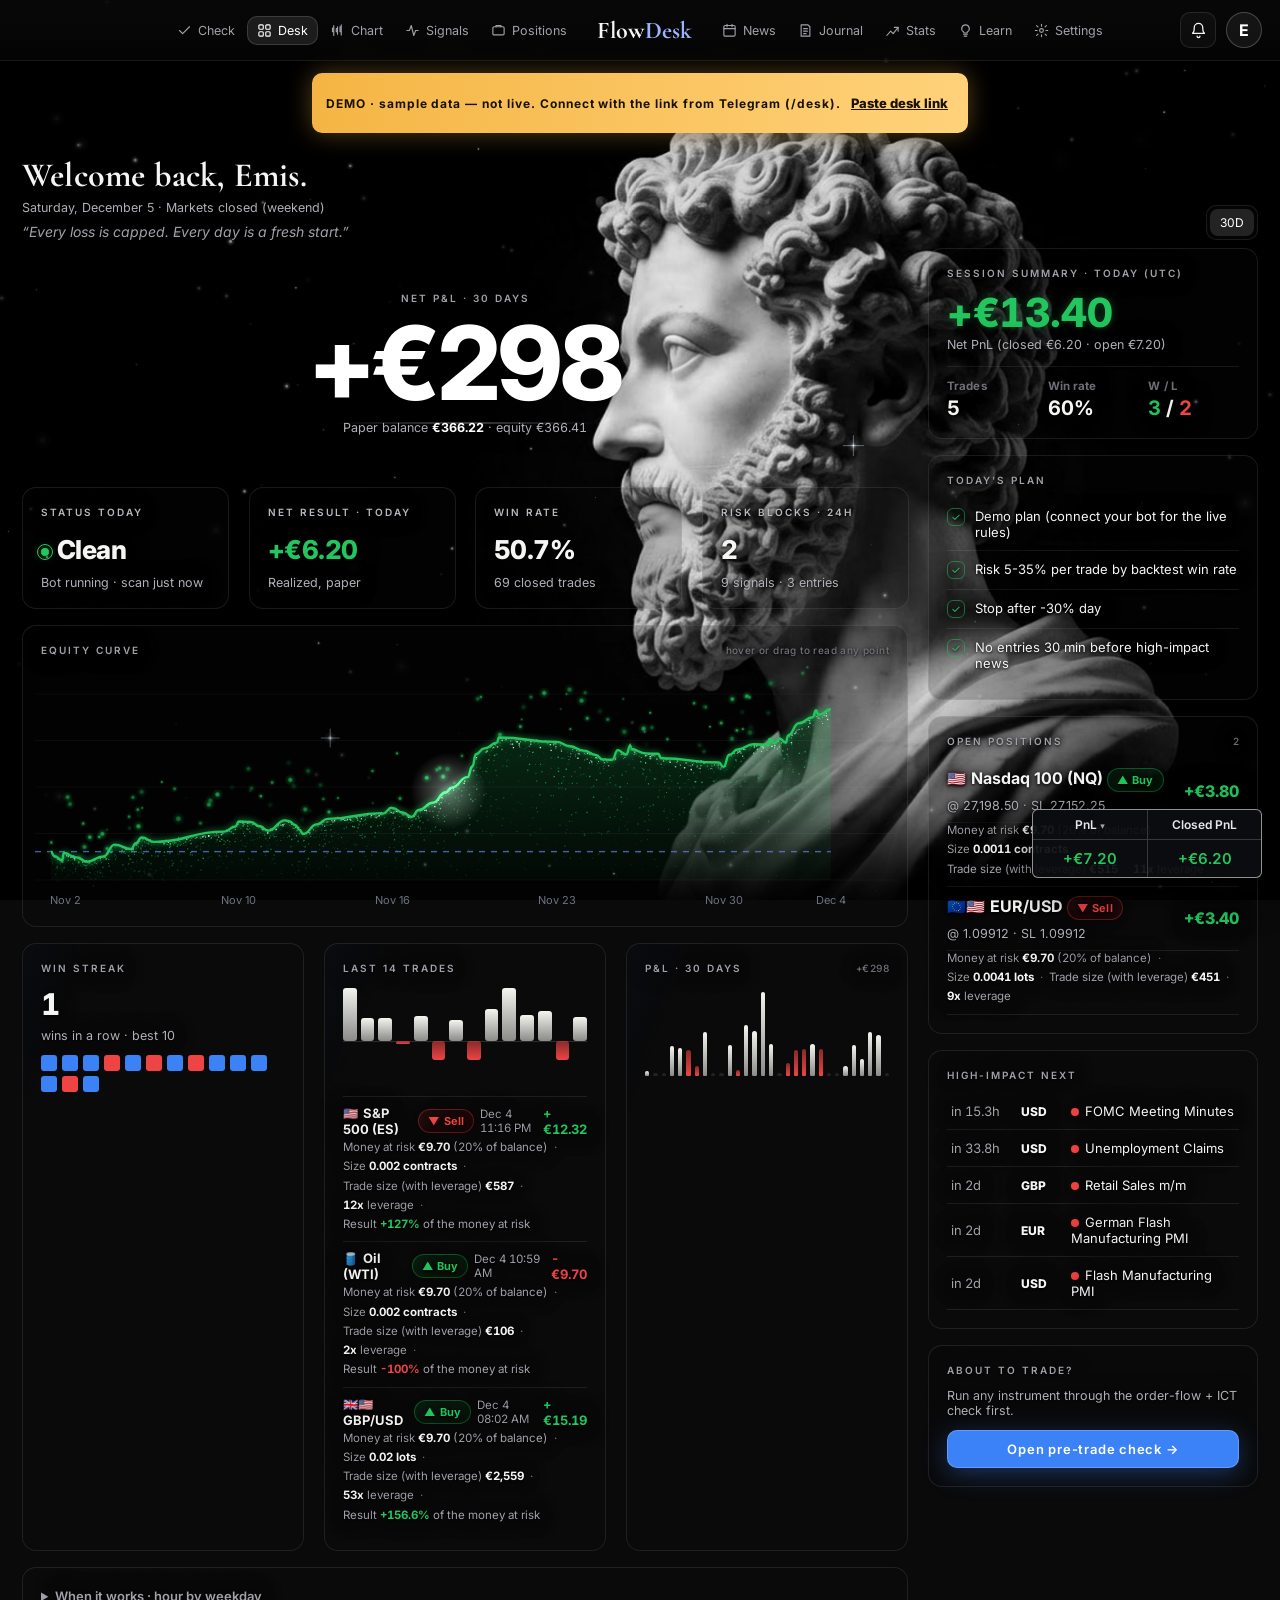
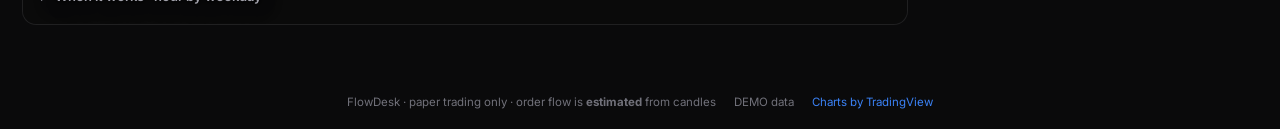
<file: index.html>
<!doctype html>
<html lang="en"><head><meta charset="utf-8">
<meta name="viewport" content="width=device-width, initial-scale=1, viewport-fit=cover">
<meta name="theme-color" content="#050607">
<title>FlowDesk</title>
<script>location.replace('docs/' + location.search + location.hash);</script>
<noscript><meta http-equiv="refresh" content="0; url=docs/"></noscript>
<style>html,body{background:#050607;color:#9CA3AF;font-family:system-ui,sans-serif}a{color:#00D4FF}</style>
</head><body><p style="text-align:center;margin-top:30vh">Opening the desk… <a href="docs/">continue</a></p></body></html>
</file>
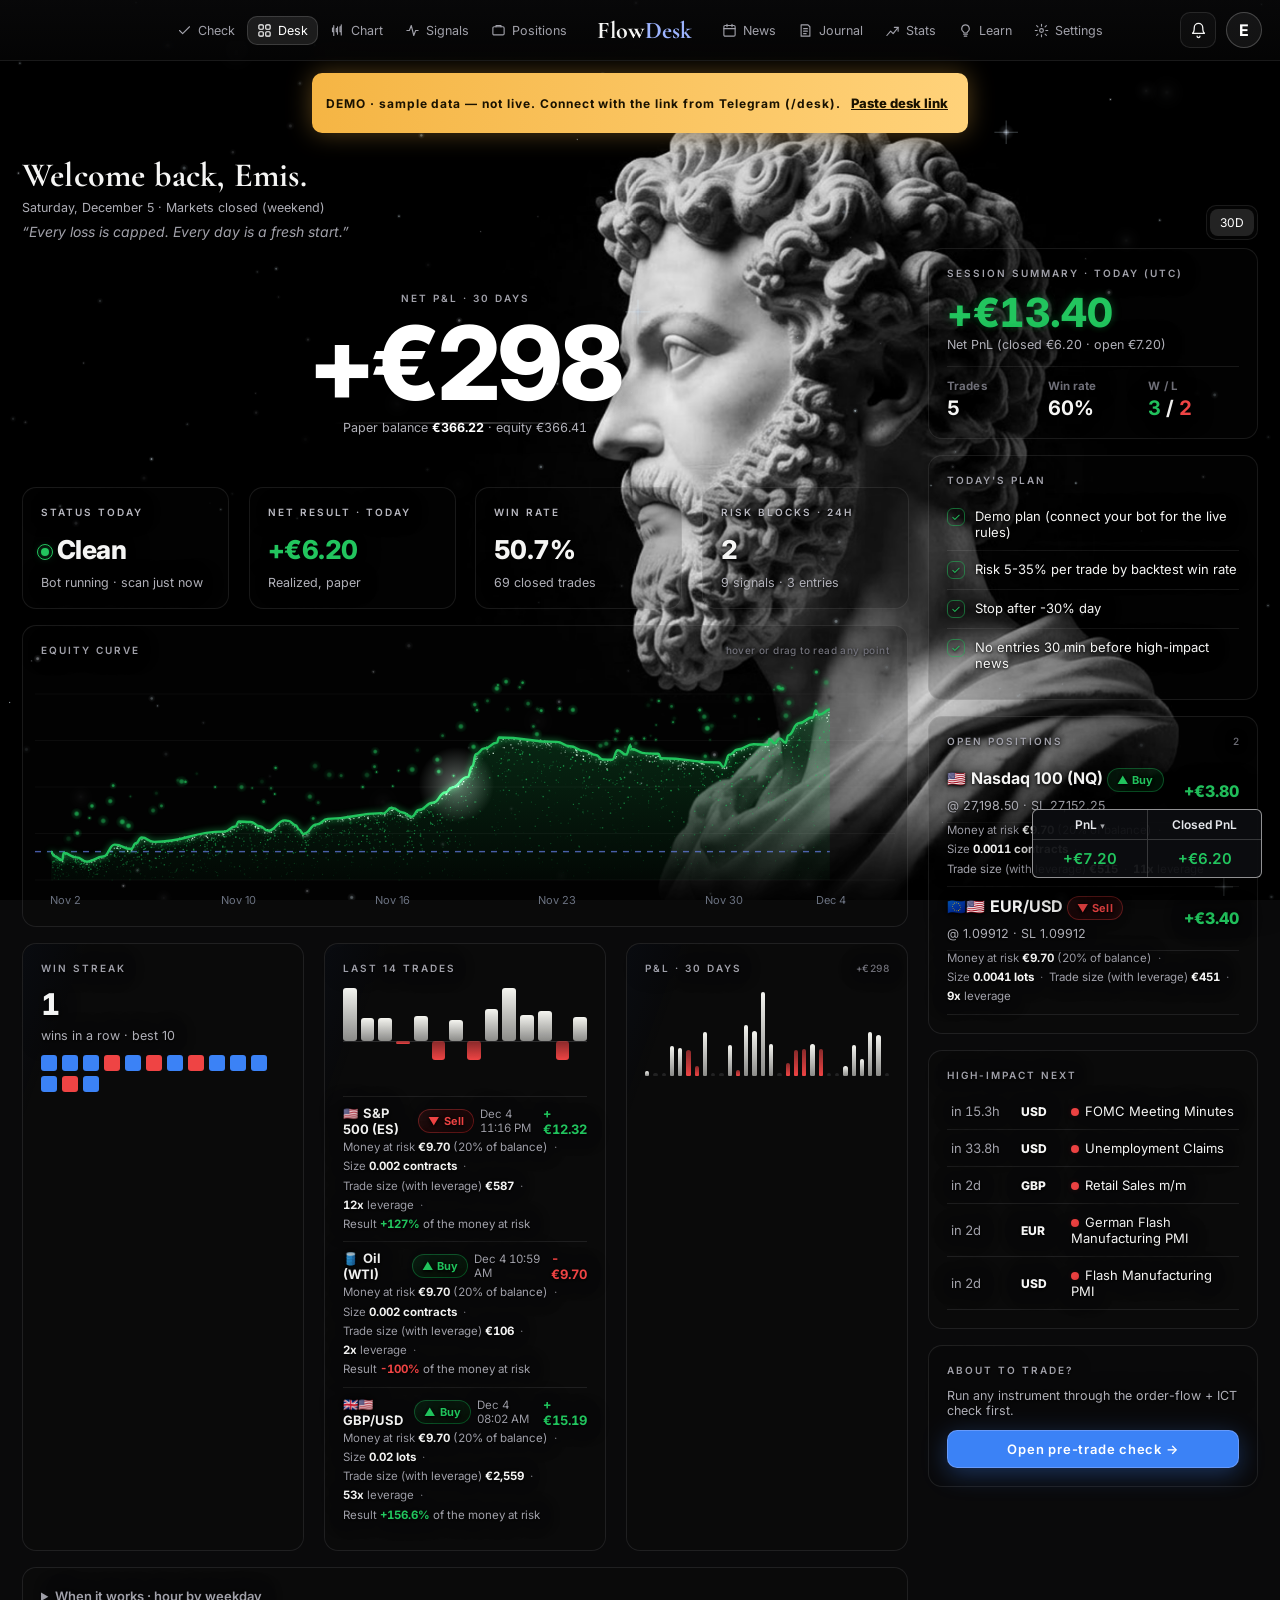
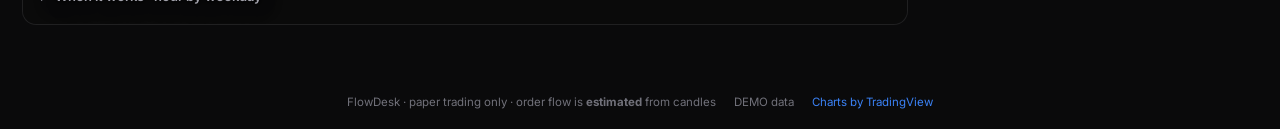
<file: docs/index.html>
<!doctype html>
<html lang="en">
<head>
<meta charset="utf-8">
<meta name="viewport" content="width=device-width, initial-scale=1, viewport-fit=cover">
<meta name="theme-color" content="#050607">
<meta name="apple-mobile-web-app-capable" content="yes">
<meta name="apple-mobile-web-app-status-bar-style" content="black-translucent">
<title>FlowDesk · Paper trading desk</title>
<link rel="icon" href="assets/logo.svg" type="image/svg+xml">
<link rel="apple-touch-icon" sizes="180x180" href="assets/icons/apple-touch-icon.png">
<link rel="icon" type="image/png" sizes="192x192" href="assets/icons/icon-192.png">
<link rel="manifest" href="manifest.webmanifest">
<meta name="fd-version" content="b8ac3241b613">
<meta name="mobile-web-app-capable" content="yes">
<meta name="apple-mobile-web-app-title" content="FlowDesk">
<meta name="application-name" content="FlowDesk">
<meta name="format-detection" content="telephone=no">
<link rel="preconnect" href="https://fonts.googleapis.com"><link rel="preconnect" href="https://fonts.gstatic.com" crossorigin>
<link href="https://fonts.googleapis.com/css2?family=Inter:wght@400;500;600;700;800&family=Cormorant+Garamond:wght@500;600;700&family=Playfair+Display:ital,wght@0,600;0,700;1,600&family=JetBrains+Mono:wght@500;600&display=swap" rel="stylesheet">
<link rel="stylesheet" href="css/style.css?v=b8ac3241b613">
</head>
<body>
<div id="splash">
  <div class="splash-inner">
    <img src="assets/logo.svg" alt="" class="splash-logo">
    <div class="splash-name"><span>Flow</span><em>Desk</em></div>
    <div class="splash-tag">Read the flow. Trade the plan.</div>
    <div class="splash-bar"><i></i></div>
  </div>
</div>

<div id="bg"><div class="bg-img" id="bgImg"></div><canvas id="bgArt"></canvas><div class="bg-shade"></div></div>
<canvas id="fx"></canvas>

<header class="top">
  <a class="brand" href="#" data-tab="dashboard"><img src="assets/logo.svg" alt=""><span class="brand-name"><span>Flow</span><em>Desk</em></span></a>
  <nav class="tabs" id="tabs" aria-label="Sections">
    <button data-tab="check"><svg viewBox="0 0 24 24"><path d="M4 12l5 5L20 6"/></svg><span class="tl">Check</span><span class="ts">Check</span></button>
    <button data-tab="dashboard"><svg viewBox="0 0 24 24"><rect x="3" y="3" width="7" height="7" rx="1.5"/><rect x="14" y="3" width="7" height="7" rx="1.5"/><rect x="3" y="14" width="7" height="7" rx="1.5"/><rect x="14" y="14" width="7" height="7" rx="1.5"/></svg><span class="tl">Dashboard</span><span class="ts">Desk</span></button>
    <button data-tab="chart"><svg viewBox="0 0 24 24"><path d="M6 4v16M6 8h-2v6h2M12 6v12M12 9h-2v5h2M18 3v16M18 6h-2v8h2"/></svg><span class="tl">Live chart</span><span class="ts">Chart</span></button>
    <button data-tab="signals"><svg viewBox="0 0 24 24"><path d="M3 12h4l3-8 4 16 3-8h4"/></svg><span class="tl">Signals</span><span class="ts">Signals</span></button>
    <button data-tab="positions"><svg viewBox="0 0 24 24"><rect x="3" y="6" width="18" height="13" rx="2"/><path d="M8 6V4h8v2"/></svg><span class="tl">Positions</span><span class="ts">Positions</span></button>
    <button data-tab="news"><svg viewBox="0 0 24 24"><rect x="3" y="4" width="18" height="17" rx="2"/><path d="M3 9h18M8 2v4M16 2v4"/></svg><span class="tl">News &amp; Calendar</span><span class="ts">News</span></button>
    <button data-tab="journal"><svg viewBox="0 0 24 24"><path d="M5 3h11l3 3v15H5z"/><path d="M9 9h6M9 13h6M9 17h4"/></svg><span class="tl">Journal</span><span class="ts">Journal</span></button>
    <button data-tab="performance"><svg viewBox="0 0 24 24"><path d="M3 20l6-7 4 4 8-10"/><path d="M15 7h6v6"/></svg><span class="tl">Performance</span><span class="ts">Stats</span></button>
    <button data-tab="learning"><svg viewBox="0 0 24 24"><path d="M9 18h6M10 21h4"/><path d="M12 3a6 6 0 0 0-3.5 10.9c.6.5 1 1.2 1 2V16h5v-.1c0-.8.4-1.5 1-2A6 6 0 0 0 12 3z"/></svg><span class="tl">Learning</span><span class="ts">Learn</span></button>
    <button data-tab="settings"><svg viewBox="0 0 24 24"><circle cx="12" cy="12" r="3"/><path d="M12 2v3M12 19v3M4.2 4.2l2.1 2.1M17.7 17.7l2.1 2.1M2 12h3M19 12h3M4.2 19.8l2.1-2.1M17.7 6.3l2.1-2.1"/></svg><span class="tl">Settings</span><span class="ts">Settings</span></button>
  </nav>
  <div class="top-right">
    <span class="paper-badge" title="Paper trading only - no real orders">PAPER</span>
    <button class="icon-btn" id="bellBtn" title="Upcoming events"><svg viewBox="0 0 24 24"><path d="M6 8a6 6 0 1112 0c0 7 3 8 3 8H3s3-1 3-8"/><path d="M10 20a2 2 0 004 0"/></svg><i class="dot" id="bellDot" hidden></i></button>
    <button class="avatar" id="avatarBtn" title="Settings">E</button>
  </div>
</header>

<div id="demoBanner" class="demo-banner" hidden>DEMO · sample data — not live. Connect with the link from Telegram (/desk). <button id="unlockOpen" class="link-btn">Paste desk link</button></div>

<div id="unlock" class="unlock" hidden role="dialog" aria-modal="true" aria-labelledby="ulTitle">
  <div class="unlock-card">
    <img src="assets/logo.svg" alt="" class="unlock-logo">
    <h2 id="ulTitle">Paste your desk link</h2>
    <p>Send <b>/desk</b> to @Tradingflowprinting_bot in Telegram, copy the whole reply and paste it here. You only do this <b>once</b>: it stays saved on this device, and the desk follows the server by itself when its address changes.</p>
    <p class="ul-ios">iPhone: the home-screen app keeps its own storage, separate from Safari - paste the link here inside the home-screen app once.</p>
    <textarea id="ulText" rows="4" placeholder="Desk: https://emiiss67.github.io/Flow-desk/#api=…&amp;key=…" autocapitalize="off" autocomplete="off" autocorrect="off" spellcheck="false"></textarea>
    <div id="ulErr" class="unlock-err" hidden></div>
    <div class="unlock-actions">
      <button id="ulPaste" class="btn">Paste from clipboard</button>
      <button id="ulGo" class="check-btn unlock-go">Unlock desk</button>
    </div>
    <button id="ulDemo" class="link-btn">Look around in demo mode</button>
  </div>
</div>
<div id="connBanner" class="conn-banner" hidden></div>

<main id="view" class="view"></main>

<div id="pnlw" class="pnlw" hidden aria-live="polite"><div class="pnlw-h"><span>PnL <i>▾</i></span><span>Closed PnL</span></div><div class="pnlw-v"><b id="pnlwOpen" class="num flat">€0.00</b><b id="pnlwClosed" class="num flat">€0.00</b></div></div>

<div id="toast" class="toast" hidden></div>

<footer class="foot">
  <span>FlowDesk · paper trading only · order flow is <b>estimated</b> from candles</span>
  <span id="footSrc"></span>
  <a href="https://www.tradingview.com/" target="_blank" rel="noopener">Charts by TradingView</a>
</footer>

<script src="js/lightweight-charts.js?v=b8ac3241b613"></script>
<script src="js/util.js?v=b8ac3241b613"></script>
<script src="js/demo.js?v=b8ac3241b613"></script>
<script src="js/api.js?v=b8ac3241b613"></script>
<script src="js/fx.js?v=b8ac3241b613"></script>
<script src="js/anim.js?v=b8ac3241b613"></script>
<script src="js/charts.js?v=b8ac3241b613"></script>
<script src="js/views.js?v=b8ac3241b613"></script>
<script src="js/app.js?v=b8ac3241b613"></script>
<script src="js/update.js?v=b8ac3241b613"></script>
</body>
</html>
</file>
<file: docs/css/style.css>
:root{
  --bg:#050607; --g-rgb:0,255,102; --r-rgb:239,68,68; --c-rgb:0,212,255; --panel-rgb:16,17,22; --panel-a:.42; --gk:1;
  --panel:rgba(var(--panel-rgb),var(--panel-a)); --panel-2:rgba(var(--panel-rgb),calc(var(--panel-a) + .2)); --panel-solid:#111216;
  --line:rgba(255,255,255,.06); --line-2:rgba(255,255,255,.1); --track:rgba(255,255,255,.08); --hi:#fff;
  --text:#F4F5F7; --muted:#9CA3AF; --dim:#6B7280;
  --green:rgb(var(--g-rgb)); --green-2:#22C55E; --red:rgb(var(--r-rgb)); --cyan:rgb(var(--c-rgb)); --blue:#6E8BFF; --amber:#F5B544;
  --glow-g:0 0 calc(18px * var(--gk)) rgba(var(--g-rgb),calc(.45 * min(1.6, var(--gk)))); --glow-r:0 0 calc(18px * var(--gk)) rgba(var(--r-rgb),calc(.45 * min(1.6, var(--gk)))); --glow-c:0 0 calc(16px * var(--gk)) rgba(var(--c-rgb),calc(.5 * min(1.6, var(--gk))));
  --radius:16px; --blur:14px;
  --serif:"Playfair Display", Georgia, serif; --sans:Inter, system-ui, -apple-system, "Segoe UI", sans-serif;
  --mono:"JetBrains Mono", ui-monospace, monospace;
  --safe-top:env(safe-area-inset-top,0px); --safe-bot:env(safe-area-inset-bottom,0px);
}
*{box-sizing:border-box}
html,body{margin:0;background:var(--bg);color:var(--text);font-family:var(--sans);-webkit-font-smoothing:antialiased;min-height:100%}
body{overflow-x:hidden}
button{font:inherit;color:inherit;cursor:pointer;border:0;background:none}
input,select{font:inherit;color:var(--text)}
a{color:var(--cyan);text-decoration:none}
svg{display:block}
.num{font-variant-numeric:tabular-nums}
.mono{font-family:var(--mono)}
.g{color:var(--green)} .r{color:var(--red)} .c{color:var(--cyan)} .m{color:var(--muted)} .a{color:var(--amber)}
.glow-g{color:var(--green);text-shadow:var(--glow-g)} .glow-r{color:var(--red);text-shadow:var(--glow-r)}

/* ---------- background ---------- */
#bg{position:fixed;inset:0;z-index:0;overflow:hidden;background:#030405}
.bg-img{position:absolute;inset:-4%;background-size:cover;background-position:60% 40%;opacity:0;transition:opacity 1.4s ease, translate .9s cubic-bezier(.2,.7,.2,1);
  translate:var(--px,0) var(--py,0);will-change:transform,opacity}
.bg-img.tinted{filter:var(--bg-filter,none)}
.bg-img.on{opacity:1;animation:kenburns 46s ease-in-out infinite alternate}
@keyframes kenburns{0%{transform:scale(1.02) translate3d(0,0,0)}50%{transform:scale(1.07) translate3d(-1.2%,-.6%,0)}100%{transform:scale(1.11) translate3d(.8%,-1.4%,0)}}
#bgArt{position:absolute;inset:0;width:100%;height:100%;opacity:0;transition:opacity 1.2s}
#bgArt.on{opacity:1}
.bg-shade{position:absolute;inset:0;background:
  radial-gradient(1400px 900px at 60% 35%, rgba(0,0,0,0), rgba(0,0,0,.5) 75%),
  linear-gradient(180deg, rgba(3,4,5,.25) 0%, rgba(3,4,5,.05) 30%, rgba(3,4,5,.55) 100%)}
#fx{position:fixed;inset:0;z-index:1;pointer-events:none}

/* ---------- splash ---------- */
#splash{position:fixed;inset:0;z-index:100;background:radial-gradient(800px 500px at 50% 45%,#0b1510,#030405 70%);display:grid;place-items:center;transition:opacity .7s ease, visibility .7s}
#splash.hide{opacity:0;visibility:hidden}
.splash-inner{text-align:center;animation:rise 1s ease both}
.splash-logo{width:84px;height:84px;filter:drop-shadow(0 0 calc(22px * var(--gk)) rgba(var(--g-rgb),calc(.45 * min(1.6, var(--gk)))));animation:pulse 2.2s ease-in-out infinite}
.splash-name{font-family:var(--serif);font-size:44px;margin-top:14px;letter-spacing:.5px}
.splash-name em,.brand-name em{font-style:italic;background:linear-gradient(90deg,var(--cyan),var(--green));-webkit-background-clip:text;background-clip:text;color:transparent}
.splash-tag{color:var(--muted);letter-spacing:.32em;text-transform:uppercase;font-size:11px;margin-top:10px}
.splash-bar{width:180px;height:2px;background:rgba(255,255,255,.08);margin:26px auto 0;border-radius:2px;overflow:hidden}
.splash-bar i{display:block;height:100%;width:40%;background:linear-gradient(90deg,transparent,var(--green),transparent);animation:load 1.1s ease-in-out infinite}
@keyframes load{0%{transform:translateX(-100%)}100%{transform:translateX(260%)}}
@keyframes pulse{50%{filter:drop-shadow(0 0 calc(34px * var(--gk)) rgba(var(--g-rgb),calc(.7 * min(1.6, var(--gk)))))}}
@keyframes rise{from{opacity:0;transform:translateY(12px)}to{opacity:1;transform:none}}

/* ---------- top bar ---------- */
.top{position:sticky;top:0;z-index:20;display:grid;grid-template-columns:auto 1fr auto;align-items:center;gap:18px;
  padding:calc(12px + var(--safe-top)) 22px 12px;background:linear-gradient(180deg,rgba(5,6,7,.72),rgba(5,6,7,.35));
  backdrop-filter:blur(12px);-webkit-backdrop-filter:blur(12px);border-bottom:1px solid var(--line)}
.brand{display:flex;align-items:center;gap:10px;color:var(--text)}
.brand img{width:30px;height:30px;filter:drop-shadow(0 0 calc(10px * var(--gk)) rgba(var(--g-rgb),calc(.35 * min(1.6, var(--gk)))))}
.brand-name{font-family:var(--serif);font-size:22px;font-weight:700;letter-spacing:.2px}
.tabs{display:flex;justify-content:center;gap:4px;overflow-x:auto;scrollbar-width:none;-webkit-overflow-scrolling:touch;
  padding:4px;margin:0 auto;max-width:100%;background:rgba(255,255,255,.025);border:1px solid var(--line);border-radius:14px}
.tabs::-webkit-scrollbar{display:none}
.tabs button{display:flex;align-items:center;gap:7px;padding:8px 12px;border-radius:10px;font-size:13px;color:var(--muted);white-space:nowrap;transition:all .2s}
.tabs button svg{width:15px;height:15px;stroke:currentColor;fill:none;stroke-width:1.8;stroke-linecap:round;stroke-linejoin:round}
.tabs button:hover{color:var(--text);background:rgba(255,255,255,.04)}
.tabs button.on{color:var(--text);background:rgba(255,255,255,.08);box-shadow:inset 0 0 0 1px var(--line-2)}
.top-right{display:flex;align-items:center;gap:10px}
.paper-badge{font-size:10.5px;font-weight:800;letter-spacing:.18em;padding:5px 9px;border-radius:8px;color:var(--amber);
  border:1px solid rgba(245,181,68,.45);background:rgba(245,181,68,.08);box-shadow:0 0 14px rgba(245,181,68,.15)}
.icon-btn{position:relative;width:36px;height:36px;border-radius:10px;display:grid;place-items:center;border:1px solid var(--line);background:rgba(255,255,255,.03)}
.icon-btn svg{width:17px;height:17px;stroke:var(--text);fill:none;stroke-width:1.8;stroke-linecap:round}
.icon-btn .dot{position:absolute;top:7px;right:8px;width:7px;height:7px;border-radius:50%;background:var(--red);box-shadow:var(--glow-r)}
.avatar{width:36px;height:36px;border-radius:50%;font-weight:700;background:linear-gradient(135deg,#1d2a22,#0f1714);border:1px solid rgba(var(--g-rgb),.35);color:var(--green)}

.demo-banner{position:relative;z-index:15;margin:12px auto 0;width:fit-content;max-width:calc(100% - 24px);text-align:center;
  font-size:12px;font-weight:700;letter-spacing:.08em;color:#1a1200;background:linear-gradient(90deg,#F5B544,#FFD27A);padding:8px 14px;border-radius:10px;box-shadow:0 0 24px rgba(245,181,68,.35)}
.conn-banner{position:relative;z-index:15;margin:12px auto 0;width:fit-content;max-width:calc(100% - 24px);font-size:12.5px;color:#fff;background:rgba(var(--r-rgb),.18);border:1px solid rgba(var(--r-rgb),.4);padding:8px 14px;border-radius:10px}

/* ---------- layout ---------- */
.view{position:relative;z-index:5;max-width:1480px;margin:0 auto;padding:22px 22px 70px;min-height:calc(100vh - 140px)}
.view.enter{animation:viewIn .55s cubic-bezier(.2,.7,.2,1) both}
@keyframes viewIn{from{opacity:0;transform:translateY(14px) scale(.992);filter:blur(6px)}to{opacity:1;transform:none;filter:none}}
.page-title{font-family:var(--serif);font-size:34px;font-weight:700;margin:4px 0 4px}
.page-sub{color:var(--muted);font-size:13px;margin-bottom:20px}
.grid{display:grid;gap:16px}
.cols-main{grid-template-columns:minmax(0,1fr) 330px}
.cols-2{grid-template-columns:repeat(2,minmax(0,1fr))}
.cols-3{grid-template-columns:repeat(3,minmax(0,1fr))}
.cols-4{grid-template-columns:repeat(4,minmax(0,1fr))}
.check-layout{grid-template-columns:360px minmax(0,1fr)}

.panel{position:relative;background:var(--panel);border:1px solid var(--line);border-radius:var(--radius);padding:18px;
  backdrop-filter:blur(var(--blur)) saturate(120%);-webkit-backdrop-filter:blur(var(--blur)) saturate(120%);
  box-shadow:0 10px 40px rgba(0,0,0,.35), inset 0 1px 0 rgba(255,255,255,.03)}
.panel.glass-lite{background:rgba(var(--panel-rgb),calc(var(--panel-a) * .8))}
.panel.tight{padding:14px}
.panel h3,.label{margin:0 0 12px;font-size:10.5px;font-weight:700;letter-spacing:.16em;text-transform:uppercase;color:var(--muted)}
.panel h3 .right{float:right;letter-spacing:.06em;text-transform:none;font-weight:500;color:var(--dim)}
.big{font-size:30px;font-weight:800;letter-spacing:-.02em}
.huge{font-size:clamp(54px,8vw,104px);font-weight:800;letter-spacing:-.04em;line-height:1}
.sub{color:var(--muted);font-size:12.5px;margin-top:6px}
.hero{text-align:center;padding:26px 10px 8px}
.hero .label{margin-bottom:8px}
.hero .huge{position:relative;display:inline-block}
.hero .huge::after{content:"";position:absolute;left:8%;right:8%;bottom:-10px;height:2px;background:linear-gradient(90deg,transparent,currentColor,transparent);opacity:.5}
.greet{display:flex;justify-content:space-between;align-items:flex-end;gap:12px;flex-wrap:wrap}
.greet h1{font-family:var(--serif);font-size:30px;margin:0}
.greet .sub{margin-top:4px}

.stat{display:flex;flex-direction:column;gap:4px;min-height:96px}
.stat .v{font-size:26px;font-weight:800;letter-spacing:-.02em}
.dot-live{display:inline-block;width:8px;height:8px;border-radius:50%;background:var(--green);box-shadow:var(--glow-g);margin-right:8px;vertical-align:middle;animation:blink 2s infinite}
.dot-live.off{background:var(--red);box-shadow:var(--glow-r)} .dot-live.pause{background:var(--amber);box-shadow:0 0 14px rgba(245,181,68,.5)}
@keyframes blink{50%{opacity:.45}}

.streak{display:flex;gap:6px;align-items:flex-end;margin:12px 0 6px;flex-wrap:wrap}
.streak i{width:14px;height:6px;border-radius:4px;background:rgba(255,255,255,.08)}
.streak i.w{background:var(--green);box-shadow:var(--glow-g)} .streak i.l{background:var(--red);box-shadow:var(--glow-r)}
.bars{display:flex;align-items:flex-end;gap:4px;height:90px;padding-top:6px}
.bars .b{flex:1;border-radius:4px 4px 2px 2px;min-height:2px;position:relative;transition:height .6s cubic-bezier(.2,.7,.2,1)}
.bars .b.p{background:linear-gradient(180deg,var(--green),rgba(var(--g-rgb),.15));box-shadow:0 0 calc(10px * var(--gk)) rgba(var(--g-rgb),calc(.25 * min(1.6, var(--gk))))}
.bars .b.n{background:linear-gradient(0deg,var(--red),rgba(var(--r-rgb),.15));box-shadow:0 0 calc(10px * var(--gk)) rgba(var(--r-rgb),calc(.25 * min(1.6, var(--gk))))}
.bars .b.z{background:rgba(255,255,255,.06)}
.bars-mid{position:relative;height:110px}
.bars-mid .axis{position:absolute;left:0;right:0;top:50%;height:1px;background:var(--line-2)}
.bars-mid .cols{position:absolute;inset:0;display:flex;gap:4px}
.bars-mid .col{flex:1;position:relative;height:100%}
.bars-mid .col i{position:absolute;left:0;right:0;border-radius:3px}
.bars-mid .col i.p{bottom:50%;background:linear-gradient(180deg,var(--green),rgba(var(--g-rgb),.2));box-shadow:0 0 calc(10px * var(--gk)) rgba(var(--g-rgb),calc(.35 * min(1.6, var(--gk))))}
.bars-mid .col i.n{top:50%;background:linear-gradient(0deg,var(--red),rgba(var(--r-rgb),.2));box-shadow:0 0 calc(10px * var(--gk)) rgba(var(--r-rgb),calc(.35 * min(1.6, var(--gk))))}

.heat{display:grid;grid-template-columns:44px repeat(24,minmax(0,1fr));gap:3px;font-size:10px;color:var(--dim)}
.heat .h{text-align:center} .heat .d{align-self:center;color:var(--muted);font-weight:600}
.heat .cell{aspect-ratio:1.5/1;border-radius:4px;background:rgba(255,255,255,.04)}
.heat .cell.p{background:rgba(var(--g-rgb),.55);box-shadow:0 0 calc(8px * var(--gk)) rgba(var(--g-rgb),calc(.35 * min(1.6, var(--gk))))} .heat .cell.p2{background:rgba(var(--g-rgb),.25)}
.heat .cell.n{background:rgba(var(--r-rgb),.6);box-shadow:0 0 calc(8px * var(--gk)) rgba(var(--r-rgb),calc(.35 * min(1.6, var(--gk))))} .heat .cell.n2{background:rgba(var(--r-rgb),.28)}

.plan li{list-style:none;display:flex;gap:10px;align-items:flex-start;padding:10px 0;border-bottom:1px solid var(--line);font-size:13px}
.plan{margin:0;padding:0} .plan li:last-child{border:0}
.plan .ck{flex:none;width:18px;height:18px;border-radius:6px;border:1px solid rgba(var(--g-rgb),.5);display:grid;place-items:center;color:var(--green);font-size:11px;box-shadow:0 0 calc(10px * var(--gk)) rgba(var(--g-rgb),calc(.2 * min(1.6, var(--gk))))}

.pill{display:inline-flex;align-items:center;gap:5px;font-size:11px;font-weight:700;letter-spacing:.06em;padding:4px 9px;border-radius:999px;white-space:nowrap}
.pill.long{color:var(--green);background:rgba(var(--g-rgb),.1);border:1px solid rgba(var(--g-rgb),.35);box-shadow:0 0 calc(12px * var(--gk)) rgba(var(--g-rgb),calc(.15 * min(1.6, var(--gk))))}
.pill.short{color:var(--red);background:rgba(var(--r-rgb),.1);border:1px solid rgba(var(--r-rgb),.35);box-shadow:0 0 calc(12px * var(--gk)) rgba(var(--r-rgb),calc(.15 * min(1.6, var(--gk))))}
.pill.none{color:var(--muted);background:rgba(255,255,255,.05);border:1px solid var(--line-2)}
.tag{display:inline-block;font-size:11px;color:#C9CDD4;background:rgba(255,255,255,.06);border:1px solid var(--line);padding:3px 8px;border-radius:999px;margin:2px 4px 2px 0}
.badge-ok{display:inline-block;font-size:10.5px;font-weight:800;letter-spacing:.12em;padding:4px 8px;border-radius:6px;color:var(--green);border:1px solid rgba(var(--g-rgb),.5);background:rgba(var(--g-rgb),.08)}
.badge-bad{display:inline-block;font-size:10.5px;font-weight:800;letter-spacing:.12em;padding:4px 8px;border-radius:6px;color:var(--red);border:1px solid rgba(var(--r-rgb),.5);background:rgba(var(--r-rgb),.08)}
.est{display:inline-block;font-size:10px;font-weight:700;letter-spacing:.12em;text-transform:uppercase;padding:3px 7px;border-radius:6px;color:var(--cyan);border:1px dashed rgba(var(--c-rgb),.5)}

/* ---------- tables / rows ---------- */
.rows{display:flex;flex-direction:column}
.row{display:grid;grid-template-columns:120px 90px 1fr 110px 110px;gap:12px;align-items:center;padding:12px 6px;border-bottom:1px solid var(--line);font-size:13px}
.row:last-child{border-bottom:0}
.row .sym{font-weight:700}
.row.head{font-size:10.5px;color:var(--dim);text-transform:uppercase;letter-spacing:.14em;font-weight:700;padding-top:0}
.row .tags{overflow:hidden;white-space:nowrap;text-overflow:ellipsis}
.row .r-right{text-align:right}
.filters{display:flex;gap:8px;flex-wrap:wrap;margin-bottom:12px}
.chip{padding:7px 12px;border-radius:999px;font-size:12px;color:var(--muted);border:1px solid var(--line-2);background:rgba(255,255,255,.03);transition:.2s}
.chip.on,.chip:hover{color:var(--text);border-color:rgba(var(--c-rgb),.45);background:rgba(var(--c-rgb),.08)}
.seg{display:inline-flex;padding:3px;border-radius:10px;background:rgba(255,255,255,.04);border:1px solid var(--line)}
.seg button{padding:6px 10px;border-radius:8px;font-size:12px;color:var(--muted)} .seg button.on{background:rgba(255,255,255,.1);color:var(--text)}

/* ---------- check tab ---------- */
.search{display:flex;align-items:center;gap:8px;padding:0 12px;height:44px;border-radius:12px;background:rgba(0,0,0,.35);border:1px solid var(--line-2)}
.search svg{width:16px;height:16px;stroke:var(--muted);fill:none;stroke-width:2}
.search input{flex:1;background:none;border:0;outline:none;font-size:14px;min-width:0}
.inst-list{max-height:330px;overflow:auto;margin:10px -6px 0;padding:0 6px;scrollbar-width:thin}
.inst{display:flex;justify-content:space-between;align-items:center;padding:10px 10px;border-radius:10px;cursor:pointer;font-size:13px;transition:.15s}
.inst:hover{background:rgba(255,255,255,.05)} .inst.on{background:rgba(var(--g-rgb),.08);box-shadow:inset 0 0 0 calc(1px * var(--gk)) rgba(var(--g-rgb),calc(.3 * min(1.6, var(--gk))))}
.inst b{font-weight:700} .inst span{color:var(--muted);font-size:12px;text-align:right}
.check-btn{width:100%;height:56px;margin-top:14px;border-radius:14px;font-size:16px;font-weight:800;letter-spacing:.14em;text-transform:uppercase;color:#02140a;
  background:linear-gradient(135deg,var(--green),var(--cyan));box-shadow:0 0 calc(30px * var(--gk)) rgba(var(--g-rgb),calc(.35 * min(1.6, var(--gk)))), inset 0 1px 0 rgba(255,255,255,.4);transition:transform .15s, box-shadow .3s}
.check-btn:hover{box-shadow:0 0 calc(46px * var(--gk)) rgba(var(--g-rgb),calc(.55 * min(1.6, var(--gk))))} .check-btn:active{transform:scale(.985)}
.check-btn[disabled]{opacity:.6;cursor:wait}
.check-btn .spin{display:inline-block;width:16px;height:16px;border:2px solid rgba(2,20,10,.3);border-top-color:#02140a;border-radius:50%;animation:spin .8s linear infinite;vertical-align:-3px;margin-right:8px}
@keyframes spin{to{transform:rotate(360deg)}}
.selected-inst{display:flex;justify-content:space-between;align-items:center;margin-top:14px;padding:12px;border-radius:12px;background:rgba(255,255,255,.03);border:1px solid var(--line)}
.selected-inst .n{font-weight:800;font-size:17px}
.verdict{display:flex;align-items:center;gap:22px;flex-wrap:wrap}
.verdict .call{font-size:58px;font-weight:900;letter-spacing:-.02em;line-height:1}
.verdict .call.long{color:var(--green);text-shadow:0 0 calc(28px * var(--gk)) rgba(var(--g-rgb),calc(.55 * min(1.6, var(--gk))))}
.verdict .call.short{color:var(--red);text-shadow:0 0 calc(28px * var(--gk)) rgba(var(--r-rgb),calc(.55 * min(1.6, var(--gk))))}
.verdict .call.none{color:#D1D5DB;font-size:44px}
.gauge{position:relative;width:132px;height:76px;margin-bottom:16px}
.gauge svg{width:132px;height:76px}
.gauge .gv{position:absolute;left:0;right:0;bottom:0;text-align:center;font-size:22px;font-weight:800}
.gauge .gl{position:absolute;left:0;right:0;bottom:-16px;text-align:center;font-size:10px;color:var(--muted);letter-spacing:.14em;text-transform:uppercase}
.levels{display:grid;grid-template-columns:repeat(5,minmax(0,1fr));gap:10px;margin-top:18px}
.lv{padding:12px;border-radius:12px;background:rgba(0,0,0,.28);border:1px solid var(--line)}
.lv .k{font-size:10px;letter-spacing:.16em;text-transform:uppercase;color:var(--muted);font-weight:700}
.lv .v{font-size:18px;font-weight:800;margin-top:6px;font-family:var(--mono)}
.lv.sl{border-color:rgba(var(--r-rgb),.35)} .lv.sl .v{color:var(--red)}
.lv.tp{border-color:rgba(var(--g-rgb),.3)} .lv.tp .v{color:var(--green)}
.lv.en .v{color:var(--cyan)}
.reasons{margin:0;padding:0}
.reasons li{list-style:none;display:flex;gap:10px;align-items:flex-start;padding:9px 0;border-bottom:1px solid var(--line);font-size:13.5px;line-height:1.45}
.reasons li:last-child{border:0}
.reasons .pt{flex:none;font-family:var(--mono);font-size:11px;color:var(--green);background:rgba(var(--g-rgb),.08);border-radius:6px;padding:2px 6px;margin-top:1px}
.reasons.against .pt{color:var(--red);background:rgba(var(--r-rgb),.08)}
.warn{display:flex;gap:10px;align-items:center;padding:10px 12px;margin-top:8px;border-radius:12px;background:rgba(245,181,68,.08);border:1px solid rgba(245,181,68,.3);font-size:13px}
.warn.block{background:rgba(var(--r-rgb),.1);border-color:rgba(var(--r-rgb),.4)}
.empty{display:grid;place-items:center;text-align:center;min-height:260px;color:var(--muted)}
.empty .big-ic{font-size:44px;margin-bottom:10px;filter:drop-shadow(0 0 calc(16px * var(--gk)) rgba(var(--c-rgb),calc(.4 * min(1.6, var(--gk)))))}
.chart-box{position:relative;height:420px;border-radius:12px;overflow:hidden}
.chart-box.tall{height:560px}
.chart-box canvas.ov{position:absolute;inset:0;pointer-events:none;z-index:3}
.legend{display:flex;gap:14px;flex-wrap:wrap;font-size:11.5px;color:var(--muted);margin-top:10px}
.legend i{display:inline-block;width:12px;height:8px;border-radius:2px;margin-right:6px;vertical-align:0}
.toggles{display:flex;gap:6px;flex-wrap:wrap}

/* ---------- performance ---------- */
.perf-hero{position:relative;height:430px;padding:0;overflow:hidden}
.perf-hero canvas{position:absolute;inset:0;width:100%;height:100%}
.perf-hero .ph-top{position:absolute;left:18px;top:16px;right:18px;display:flex;justify-content:space-between;align-items:flex-start;z-index:2;gap:10px;flex-wrap:wrap}
.gap-line{font-size:12.5px;color:var(--muted)}
.gap-line b{color:var(--green)}

/* ---------- news ---------- */
.news-item{display:block;padding:12px 4px;border-bottom:1px solid var(--line);color:var(--text)}
.news-item:hover .t{color:#fff;text-shadow:0 0 calc(12px * var(--gk)) rgba(var(--c-rgb),calc(.35 * min(1.6, var(--gk))))}
.news-item .t{font-size:13.5px;line-height:1.45;font-weight:500}
.news-item .meta{font-size:11.5px;color:var(--dim);margin-top:5px;display:flex;gap:8px;flex-wrap:wrap;align-items:center}
.ev{display:grid;grid-template-columns:86px 46px 1fr 70px;gap:10px;align-items:center;padding:10px 4px;border-bottom:1px solid var(--line);font-size:13px}
.ev .imp{width:9px;height:9px;border-radius:50%;display:inline-block;margin-right:6px}
.imp.High{background:var(--red);box-shadow:var(--glow-r)} .imp.Medium{background:var(--amber)} .imp.Low{background:#4B5563}
.ev.past{opacity:.45}
.ev .ccy{font-weight:800;font-size:12px}
.day-h{font-size:11px;letter-spacing:.16em;text-transform:uppercase;color:var(--muted);margin:16px 0 4px;font-weight:700}

/* ---------- positions ---------- */
.pos{display:grid;grid-template-columns:1.2fr repeat(5,minmax(0,1fr));gap:10px;align-items:center;padding:14px 6px;border-bottom:1px solid var(--line);font-size:13px}
.pos .k{font-size:10px;color:var(--dim);text-transform:uppercase;letter-spacing:.14em;display:block;margin-bottom:3px}

/* ---------- settings ---------- */
.bg-opts{display:grid;grid-template-columns:repeat(auto-fill,minmax(150px,1fr));gap:12px}
.bg-opt{height:92px;border-radius:12px;border:1px solid var(--line-2);background-size:cover;background-position:70% 30%;position:relative;overflow:hidden;cursor:pointer}
.bg-opt span{position:absolute;left:8px;bottom:6px;font-size:11.5px;font-weight:600;text-shadow:0 1px 4px #000}
.bg-opt.on{box-shadow:0 0 0 2px var(--green), 0 0 calc(20px * var(--gk)) rgba(var(--g-rgb),calc(.35 * min(1.6, var(--gk))))}
.bg-opt canvas{width:100%;height:100%}
.set-row{display:flex;justify-content:space-between;align-items:center;gap:12px;padding:12px 0;border-bottom:1px solid var(--line);font-size:13.5px}
.switch{width:44px;height:26px;border-radius:999px;background:rgba(255,255,255,.12);position:relative;transition:.2s;flex:none}
.switch::after{content:"";position:absolute;top:3px;left:3px;width:20px;height:20px;border-radius:50%;background:#fff;transition:.2s}
.switch.on{background:var(--green-2);box-shadow:0 0 calc(14px * var(--gk)) rgba(var(--g-rgb),calc(.4 * min(1.6, var(--gk))))} .switch.on::after{left:21px}
.txt{width:100%;height:42px;padding:0 12px;border-radius:10px;background:rgba(0,0,0,.35);border:1px solid var(--line-2);outline:none}
.btn{padding:10px 14px;border-radius:10px;font-size:13px;font-weight:600;border:1px solid var(--line-2);background:rgba(255,255,255,.05)}
.btn.pri{background:linear-gradient(135deg,rgba(var(--g-rgb),.2),rgba(var(--c-rgb),.2));border-color:rgba(var(--g-rgb),.4)}

.topup-row{display:flex;flex-wrap:wrap;align-items:center;gap:8px;margin-top:12px}
.topup-row input{width:120px;height:40px;padding:0 10px;border-radius:10px;background:rgba(0,0,0,.35);border:1px solid var(--line-2);outline:none;font-variant-numeric:tabular-nums}
.topup-row .btn{padding:8px 12px;height:40px}
.hero .topup-row{margin-top:14px}

.toast{position:fixed;left:50%;bottom:calc(24px + var(--safe-bot));transform:translateX(-50%);z-index:50;padding:10px 16px;border-radius:12px;background:rgba(20,22,26,.9);border:1px solid var(--line-2);font-size:13px;backdrop-filter:blur(10px)}
.foot{position:relative;z-index:5;display:flex;justify-content:center;gap:18px;flex-wrap:wrap;color:var(--dim);font-size:11.5px;padding:0 16px calc(20px + var(--safe-bot))}
.skeleton{background:linear-gradient(90deg,rgba(255,255,255,.03),rgba(255,255,255,.07),rgba(255,255,255,.03));background-size:200% 100%;animation:sk 1.3s infinite;border-radius:10px}
@keyframes sk{to{background-position:-200% 0}}
.unavail{color:var(--muted);font-size:13px;padding:18px 0;text-align:center}

/* ---------- responsive ---------- */
@media (max-width:1180px){
  .cols-main{grid-template-columns:1fr}
  .check-layout{grid-template-columns:320px minmax(0,1fr)}
  .levels{grid-template-columns:repeat(3,minmax(0,1fr))}
}
@media (max-width:860px){
  .top{grid-template-columns:auto auto;grid-template-areas:"brand right" "tabs tabs";gap:10px;padding:calc(10px + var(--safe-top)) 14px 10px}
  .brand{grid-area:brand} .top-right{grid-area:right;justify-self:end} .tabs{grid-area:tabs;justify-content:flex-start;width:100%}
  .view{padding:16px 12px 60px}
  .cols-2,.cols-3,.check-layout{grid-template-columns:1fr}
  .cols-4{grid-template-columns:repeat(2,minmax(0,1fr))}
  .levels{grid-template-columns:repeat(2,minmax(0,1fr))}
  .levels .lv.en{grid-column:1/-1}
  .inst-list{max-height:230px}
  .verdict .call{font-size:46px}
  .page-title{font-size:28px}
  .greet h1{font-size:25px}
  .chart-box{height:340px} .chart-box.tall{height:420px}
  .perf-hero{height:340px}
  .row{grid-template-columns:1fr auto;grid-template-areas:"a d" "b e" "c c";gap:6px 10px}
  .row>:nth-child(1){grid-area:a} .row>:nth-child(2){grid-area:b} .row>:nth-child(3){grid-area:c} .row>:nth-child(4){grid-area:d;text-align:right} .row>:nth-child(5){grid-area:e;text-align:right}
  .row.head{display:none}
  .pos{grid-template-columns:repeat(3,minmax(0,1fr))} .pos>:first-child{grid-column:1/-1}
  .ev{grid-template-columns:62px 40px 1fr 56px;font-size:12.5px}
  .heat{grid-template-columns:30px repeat(24,minmax(0,1fr));gap:2px;font-size:8px}
  .panel{padding:15px}
  .stat .v{font-size:22px}
  .brand-name{font-size:20px}
  .foot{font-size:10.5px;gap:8px}
}
@media (prefers-reduced-motion:reduce){*{animation:none!important;transition:none!important}}

.pal{display:grid;grid-template-columns:repeat(auto-fill,minmax(120px,1fr));gap:10px}
.pal button{padding:10px;border-radius:12px;border:1px solid var(--line-2);background:rgba(0,0,0,.3);text-align:left;font-size:12.5px;font-weight:600}
.pal button.on{box-shadow:0 0 0 2px var(--green)}
.pal .sw{display:flex;gap:4px;margin-bottom:8px}.pal .sw i{width:18px;height:18px;border-radius:50%}
input[type=color]{width:44px;height:30px;border:1px solid var(--line-2);border-radius:8px;background:none;padding:2px;cursor:pointer}
input[type=range]{accent-color:var(--green)}

/* historical win rate block */
.wr { margin-top: 16px; padding: 14px 16px; border-radius: 14px; border: 1px solid rgba(var(--c-rgb), .22); background: rgba(var(--c-rgb), .05); }
.wr-h { display: flex; justify-content: space-between; align-items: baseline; gap: 10px; flex-wrap: wrap; font-weight: 600; color: #fff; margin-bottom: 10px; font-size: 14px; }
.wr-grid { display: grid; grid-template-columns: repeat(5, minmax(0, 1fr)); gap: 12px; }
.wr-grid .k { font-size: 11px; letter-spacing: .08em; text-transform: uppercase; color: var(--dim); }
.wr-grid .v { font-size: 22px; font-weight: 700; margin: 2px 0; color: #fff; }
.wr-grid .v.g { color: var(--green); } .wr-grid .v.r { color: var(--red); } .wr-grid .v.a { color: #F5B544; }
.wr-grid .sub { margin: 0; font-size: 11px; }
@media (max-width: 860px) { .wr-grid { grid-template-columns: repeat(2, minmax(0, 1fr)); } .wr-grid > div:last-child { grid-column: 1 / -1; } }

/* ================= responsive / touch pass ================= */
.tabs .ts{display:none}
html{-webkit-text-size-adjust:100%;text-size-adjust:100%}
body{padding-left:env(safe-area-inset-left,0px);padding-right:env(safe-area-inset-right,0px)}
.view,.panel,.grid>*{min-width:0}
.page-title,.page-sub,.n,.sym,.t{overflow-wrap:anywhere}
.chart-box{touch-action:pan-y}            /* vertical swipe scrolls the page; horizontal drag + pinch go to the chart */
img,canvas,svg{max-width:100%}
@media (min-width:1600px){ .view{max-width:1640px} }
@media (max-width:1366px) and (min-width:861px){
  .top{gap:12px;padding-left:16px;padding-right:16px}
  .tabs button{padding:8px 9px;font-size:12.5px;gap:6px}
}
@media (max-width:1100px) and (min-width:861px){ .tabs button svg{display:none} .brand-name{display:none} }

/* phones + small tablets: one-handed bottom tab bar */
@media (max-width:860px){
  .top{grid-template-columns:1fr auto;grid-template-areas:"brand right";padding:calc(8px + var(--safe-top)) 14px 8px}
  .brand{min-height:44px}
  .tabs{position:fixed;left:0;right:0;bottom:0;z-index:40;margin:0;max-width:none;width:100%;border-radius:0;border:0;border-top:1px solid var(--line-2);
    justify-content:flex-start;gap:2px;padding:6px max(8px, env(safe-area-inset-right,0px)) calc(6px + var(--safe-bot)) max(8px, env(safe-area-inset-left,0px));
    background:rgba(6,7,9,.86);backdrop-filter:blur(16px);-webkit-backdrop-filter:blur(16px);scroll-snap-type:x proximity}
  .tabs button{flex:0 0 auto;flex-direction:column;gap:3px;min-width:68px;min-height:52px;padding:6px 8px;font-size:10.5px;font-weight:600;border-radius:12px;scroll-snap-align:center;justify-content:center}
  .tabs button svg{width:20px;height:20px}
  .tabs button.on{color:var(--green);background:rgba(var(--g-rgb),.08);box-shadow:inset 0 0 0 1px rgba(var(--g-rgb),.25)}
  .tabs .tl{display:none} .tabs .ts{display:inline}
  .view{padding:14px 12px calc(96px + var(--safe-bot))}
  .foot{padding-bottom:calc(84px + var(--safe-bot))}
  .toast{bottom:calc(84px + var(--safe-bot))!important}
  .icon-btn,.avatar{width:44px;height:44px}
  .paper-badge{padding:6px 8px}
  /* sticky Check button inside the instrument card */
  .check-btn{position:sticky;bottom:calc(76px + var(--safe-bot));z-index:6;box-shadow:0 10px 30px rgba(0,0,0,.55),0 0 26px rgba(var(--g-rgb),.35)}
  .inst-list{max-height:min(46vh,300px);overscroll-behavior:contain}
  .selected-inst{flex-wrap:wrap;gap:10px}
  .verdict{gap:14px}
  .check-layout #res .panel > div:first-child > div:last-child{text-align:left!important}
  .wr-h{font-size:13px}
}
@media (max-width:400px){
  .levels{grid-template-columns:1fr 1fr;gap:8px}
  .verdict .call{font-size:40px}
  .page-title{font-size:25px}
  .paper-badge{font-size:9.5px;letter-spacing:.12em}
  .brand-name{font-size:18px}
}
/* comfortable touch targets */
@media (pointer:coarse){
  .chip{min-height:44px;padding:10px 14px;display:inline-flex;align-items:center}
  .seg button{min-height:44px;min-width:44px}
  .seg{padding:2px}
  .inst{min-height:46px}
  .search{min-height:46px}
  .search input{font-size:16px}       /* no iOS zoom on focus */
  input,select{font-size:16px}
  .toggles .chip,.filters .chip{margin-bottom:2px}
  .foot a{display:inline-flex;align-items:center;min-height:44px}
  .news-item{min-height:44px}
}
@media (prefers-reduced-motion:reduce){ .bg-img{transform:none!important} .view.enter{animation:none} }
@media (pointer:coarse){
  .btn{min-height:44px}
  .search input{align-self:stretch;height:auto}
  .switch{box-sizing:content-box;width:44px;height:26px;border:9px solid transparent;border-left-width:0;border-right-width:0;background-clip:padding-box}
  input[type=range]{height:44px}
  input[type=color]{width:48px;height:44px}
  #nm,.set-row select{height:44px!important}
}
/* backdrop-filter on the header would make it the containing block of the fixed tab bar */
@media (max-width:860px){ .top{backdrop-filter:none;-webkit-backdrop-filter:none;background:linear-gradient(180deg,rgba(5,6,7,.94),rgba(5,6,7,.78))} }
@media (max-width:860px){ .chart-box.tall{height:clamp(360px,58vh,720px)} .chart-box{height:clamp(300px,44vh,520px)} }
@media (min-height:1000px) and (min-width:1600px){ .chart-box.tall{height:min(68vh,760px)} .chart-box{height:480px} }

/* unlock screen (home-screen app without credentials) */
.unlock{position:fixed;inset:0;z-index:200;display:grid;place-items:center;padding:calc(20px + var(--safe-top)) 18px calc(20px + var(--safe-bot));
  background:radial-gradient(700px 500px at 50% 35%,rgba(0,40,24,.9),rgba(3,4,5,.97) 70%);backdrop-filter:blur(8px);-webkit-backdrop-filter:blur(8px)}
.unlock[hidden]{display:none}
body.locked{overflow:hidden}
.unlock-card{width:min(460px,100%);padding:26px 22px;border-radius:20px;background:rgba(14,16,20,.9);border:1px solid var(--line-2);text-align:center;box-shadow:0 30px 80px rgba(0,0,0,.6)}
.unlock-logo{width:58px;height:58px;margin:0 auto 10px;filter:drop-shadow(0 0 18px rgba(var(--g-rgb),.45))}
.unlock h2{font-family:var(--serif);font-size:26px;margin:0 0 8px}
.unlock p{color:var(--muted);font-size:14px;line-height:1.5;margin:0 0 14px}
.unlock textarea{width:100%;min-height:96px;resize:vertical;border-radius:12px;border:1px solid var(--line-2);background:rgba(0,0,0,.45);color:var(--text);padding:12px;font:15px/1.4 var(--mono);font-size:16px;outline:none}
.unlock textarea:focus{border-color:rgba(var(--c-rgb),.6)}
.unlock-err{margin-top:10px;font-size:13px;color:var(--amber);text-align:left}
.unlock-actions{display:grid;grid-template-columns:1fr;gap:10px;margin-top:14px}
.unlock-actions .btn{min-height:46px}
.unlock .check-btn.unlock-go{position:static;margin:0;box-shadow:none}
.link-btn{color:var(--cyan);text-decoration:underline;font-size:13px;min-height:44px;padding:0 6px;background:none;border:0}
.demo-banner .link-btn{color:#1a1200;font-weight:800;min-height:44px}
.unlock .link-btn{margin-top:8px}

/* floating PnL | Closed PnL widget */
.pnlw{position:fixed;right:max(18px,env(safe-area-inset-right,0px));bottom:calc(22px + var(--safe-bot));z-index:30;width:230px;border-radius:6px;overflow:hidden;
  background:rgba(12,13,16,.94);border:1px solid rgba(255,255,255,.55);box-shadow:0 12px 40px rgba(0,0,0,.6);font-family:var(--sans)}
.pnlw[hidden]{display:none}
.pnlw-h,.pnlw-v{display:grid;grid-template-columns:1fr 1fr}
.pnlw-h span{padding:7px 10px;font-size:12px;font-weight:600;color:#e5e7eb;text-align:center;border-bottom:1px solid rgba(255,255,255,.18)}
.pnlw-h span+span,.pnlw-v b+b{border-left:1px solid rgba(255,255,255,.18)}
.pnlw-h i{font-style:normal;font-size:9px;opacity:.7}
.pnlw-v b{padding:9px 10px;font-size:15px;text-align:center;font-weight:600}
.pnlw-v b.flat{color:#e5e7eb}
.pnlw-v b.g{color:var(--green)} .pnlw-v b.r{color:var(--red)}
@media (max-width:860px){ .pnlw{bottom:calc(80px + var(--safe-bot));right:10px;width:200px} .pnlw-v b{font-size:14px;padding:8px} }

/* session summary */
.sess-card{margin-bottom:16px}
.sess-net{font-size:40px;font-weight:800;letter-spacing:-.01em;margin-top:6px;line-height:1.1}
.sess-grid{display:grid;grid-template-columns:repeat(3,minmax(0,1fr));gap:10px;margin-top:14px;padding-top:12px;border-top:1px solid var(--line)}
.sess-grid .k{font-size:10.5px;color:var(--dim);text-transform:uppercase;letter-spacing:.12em;font-weight:700}
.sess-grid .v{font-size:20px;font-weight:700;margin-top:3px}
.setup-badge{display:inline-flex;align-items:center;gap:6px;padding:5px 10px;border-radius:999px;font-size:12px;font-weight:700;color:#1a1000;background:linear-gradient(90deg,#F5B544,#ffd27a);box-shadow:0 0 18px rgba(245,181,68,.35)}
.tag.setup{color:#1a1000;background:linear-gradient(90deg,#F5B544,#ffd27a);border-color:transparent;font-weight:700}
.reasons li.is-setup{background:rgba(245,181,68,.07);border-radius:10px;box-shadow:inset 3px 0 0 #F5B544}
.wr-setup{margin-top:10px;font-size:13px;color:var(--text);padding:8px 10px;border-radius:10px;background:rgba(245,181,68,.08);border:1px solid rgba(245,181,68,.25)}
.sz{display:flex;gap:14px;align-items:center;margin-top:12px;padding:12px 14px;border-radius:14px;border:1px solid rgba(var(--g-rgb),.25);background:rgba(var(--g-rgb),.05)}
.sz-pct{font-size:28px;font-weight:800;color:var(--green);min-width:74px}
.sz .k{font-size:11px;letter-spacing:.08em;text-transform:uppercase;color:var(--dim)}
.row-note{grid-column:1/-1;font-size:11.5px;color:var(--muted);padding:0 6px 10px;margin-top:-6px;border-bottom:1px solid var(--line)}

.hi{color:var(--hi)}
/* ================= motion layer (staggered cards, shimmer, buttons) ================= */
.panel.pin{animation:cardIn .7s cubic-bezier(.2,.75,.2,1) both;animation-delay:calc(var(--i,0) * 65ms)}
@keyframes cardIn{from{opacity:0;transform:translateY(18px) scale(.985)}to{opacity:1;transform:none}}
.panel::after{content:"";position:absolute;inset:0;border-radius:inherit;pointer-events:none;
  background:linear-gradient(110deg,transparent 35%,rgba(255,255,255,.07) 48%,rgba(var(--c-rgb),.06) 52%,transparent 65%);background-size:260% 100%;background-position:130% 0;opacity:0}
.panel.pin::after{animation:shine 1.6s ease both;animation-delay:calc(var(--i,0) * 65ms + .35s)}
@keyframes shine{0%{opacity:1;background-position:130% 0}100%{opacity:1;background-position:-40% 0}}
@keyframes shine2{0%{opacity:1;background-position:130% 0}100%{opacity:1;background-position:-40% 0}}
.panel{transition:border-color .35s, box-shadow .35s}
@media (hover:hover) and (pointer:fine){
  .panel:hover{border-color:rgba(var(--c-rgb),.2);box-shadow:0 14px 48px rgba(0,0,0,.4),0 0 calc(26px * var(--gk)) rgba(var(--g-rgb),calc(.07 * min(1.6, var(--gk)))),inset 0 1px 0 rgba(255,255,255,.05)}
  .panel:hover::after{animation:shine2 1.3s ease}
  .btn:hover,.chip:hover,.pal button:hover,.theme-card:hover{transform:translateY(-1px)}
  .btn:hover{border-color:rgba(var(--c-rgb),.45);box-shadow:0 0 calc(18px * var(--gk)) rgba(var(--c-rgb),calc(.18 * min(1.6, var(--gk))))}
  .check-btn:hover{transform:translateY(-1px)}
}
.btn,.chip,.seg button,.tabs button,.pal button,.theme-card,.bg-opt{position:relative;overflow:hidden;transition:transform .18s cubic-bezier(.2,.7,.2,1),box-shadow .25s,border-color .25s,background .25s,color .2s}
.check-btn{overflow:hidden}
.btn:active,.chip:active,.seg button:active,.tabs button:active,.pal button:active,.theme-card:active,.bg-opt:active{transform:scale(.96)}
.rip{position:absolute;border-radius:50%;pointer-events:none;background:radial-gradient(circle,rgba(255,255,255,.35),rgba(var(--c-rgb),.18) 40%,transparent 70%);transform:scale(0);animation:rip .65s ease-out forwards}
@keyframes rip{to{transform:scale(1);opacity:0}}
.check-btn::before{content:"";position:absolute;inset:0;background:linear-gradient(110deg,transparent 30%,rgba(255,255,255,.45) 50%,transparent 70%);background-size:250% 100%;animation:btnSheen 3.6s ease-in-out infinite;pointer-events:none}
@keyframes btnSheen{0%,55%{background-position:140% 0}100%{background-position:-60% 0}}
.tabs button.on svg{filter:drop-shadow(0 0 calc(6px * var(--gk)) rgba(var(--g-rgb),.6))}
.tabs button.on{animation:tabOn .5s cubic-bezier(.2,.7,.2,1)}
@keyframes tabOn{from{transform:scale(.92)}to{transform:none}}
.hero .huge{animation:heroGlow 4s ease-in-out infinite}
@keyframes heroGlow{50%{filter:brightness(1.12)}}
.dot-live{position:relative}
.dot-live::after{content:"";position:absolute;inset:-4px;border-radius:50%;border:1px solid currentColor;color:var(--green);animation:ping 2s ease-out infinite}
.dot-live.off::after{color:var(--red)} .dot-live.pause::after{color:var(--amber)}
@keyframes ping{from{transform:scale(.6);opacity:.9}to{transform:scale(2);opacity:0}}

/* dashboard equity chart */
.eq-box{position:relative;height:250px;margin:-4px -6px -6px}
.eq-box canvas{position:absolute;inset:0;width:100%;height:100%;cursor:crosshair}
.perf-hero canvas{cursor:crosshair}
@media (max-width:860px){ .eq-box{height:220px} }

/* ================= theme picker ================= */
.themes{display:grid;grid-template-columns:repeat(auto-fill,minmax(170px,1fr));gap:12px}
.theme-card{display:block;height:132px;border-radius:14px;border:1px solid var(--line-2);text-align:left;padding:0;background:#050607;isolation:isolate}
.theme-card .tc-img{position:absolute;inset:0;background-size:cover;background-position:65% 30%;transition:transform .8s cubic-bezier(.2,.7,.2,1);z-index:-1}
.theme-card:hover .tc-img{transform:scale(1.08)}
.theme-card .tc-glass{position:absolute;left:10px;top:10px;width:58%;height:52px;border-radius:9px;padding:7px;background:rgba(var(--tp),var(--ta));border:1px solid rgba(255,255,255,.12);backdrop-filter:blur(6px);-webkit-backdrop-filter:blur(6px);display:flex;gap:4px;flex-wrap:wrap;align-content:flex-start}
.theme-card.is-light .tc-glass{border-color:rgba(0,0,0,.08)}
.theme-card .tc-glass i{width:10px;height:10px;border-radius:50%}
.theme-card .tc-glass svg{position:absolute;left:6px;right:6px;bottom:5px;width:calc(100% - 12px);height:20px;filter:drop-shadow(0 0 4px var(--tg))}
.theme-card .tc-name{position:absolute;left:10px;right:10px;bottom:8px;font-size:13px;font-weight:700;color:#fff;text-shadow:0 1px 6px rgba(0,0,0,.8)}
.theme-card .tc-name small{display:block;font-size:10.5px;font-weight:500;opacity:.8;margin-top:1px}
.theme-card.is-light .tc-name{color:#111827;text-shadow:0 1px 6px rgba(255,255,255,.9)}
.theme-card.on{box-shadow:0 0 0 2px var(--green),0 0 calc(22px * var(--gk)) rgba(var(--g-rgb),calc(.35 * min(1.6, var(--gk))))}
.theme-card.on::after{content:"✓";position:absolute;top:8px;right:9px;width:22px;height:22px;border-radius:50%;display:grid;place-items:center;font-size:12px;font-weight:800;background:var(--green);color:#04120a}

/* ================= light theme (white marble) ================= */
html.light{--bg:#ECEAE6;--text:#111827;--muted:#4B5563;--dim:#6B7280;--line:rgba(17,24,39,.09);--line-2:rgba(17,24,39,.15);--track:rgba(17,24,39,.1);--hi:#111827;--panel-solid:#fff}
html.light #bg{background:#E9E7E2}
html.light .bg-shade{background:radial-gradient(1400px 900px at 60% 35%,rgba(255,255,255,0),rgba(236,234,230,.45) 80%),linear-gradient(180deg,rgba(255,255,255,.2),rgba(255,255,255,0) 30%,rgba(236,234,230,.5))}
html.light .panel{box-shadow:0 10px 36px rgba(30,30,40,.10),inset 0 1px 0 rgba(255,255,255,.9);border-color:rgba(17,24,39,.08)}
html.light .panel::after{background:linear-gradient(110deg,transparent 35%,rgba(255,255,255,.7) 48%,rgba(var(--c-rgb),.08) 52%,transparent 65%);background-size:260% 100%;background-position:130% 0}
@media (hover:hover) and (pointer:fine){ html.light .panel:hover{box-shadow:0 16px 44px rgba(30,30,40,.14),0 0 0 1px rgba(var(--c-rgb),.12)} }
html.light .top{background:linear-gradient(180deg,rgba(250,249,246,.85),rgba(250,249,246,.55))}
html.light .tabs{background:rgba(255,255,255,.5)}
html.light .tabs button:hover{background:rgba(17,24,39,.05)}
html.light .tabs button.on{background:#fff;box-shadow:0 2px 10px rgba(0,0,0,.08),inset 0 0 0 1px var(--line-2)}
html.light .avatar{background:linear-gradient(135deg,#fff,#eef2ef)}
html.light .icon-btn{background:rgba(255,255,255,.6)}
html.light .glow-g,html.light .glow-r,html.light .verdict .call{text-shadow:none}
html.light .tag{color:#374151;background:rgba(17,24,39,.05)}
html.light .pill.none,html.light .chip,html.light .seg,html.light .btn,html.light .selected-inst{background:rgba(255,255,255,.55)}
html.light .seg button.on{background:#fff;box-shadow:0 1px 4px rgba(0,0,0,.1)}
html.light .search,html.light .txt,html.light .lv,html.light .pal button,html.light .unlock textarea{background:rgba(255,255,255,.7)}
html.light .inst:hover{background:rgba(17,24,39,.04)}
html.light .streak i,html.light .bars .b.z,html.light .heat .cell{background:rgba(17,24,39,.07)}
html.light .verdict .call.none{color:#4B5563}
html.light .news-item:hover .t{color:#000;text-shadow:none}
html.light .wr-h,html.light .wr-grid .v{color:#111827}
html.light .toast{background:rgba(255,255,255,.95);color:#111827}
html.light .switch{background:rgba(17,24,39,.15)}
html.light .bg-opt span{color:#fff}
html.light .skeleton{background:linear-gradient(90deg,rgba(0,0,0,.03),rgba(0,0,0,.07),rgba(0,0,0,.03));background-size:200% 100%}
html.light #splash{background:radial-gradient(800px 500px at 50% 45%,#ffffff,#E6E3DD 70%)}
html.light .splash-bar{background:rgba(0,0,0,.08)}
html.light .unlock{background:radial-gradient(700px 500px at 50% 35%,rgba(255,255,255,.9),rgba(230,228,222,.97) 70%)}
html.light .unlock-card{background:rgba(255,255,255,.92);box-shadow:0 30px 80px rgba(0,0,0,.15)}
html.light .rip{background:radial-gradient(circle,rgba(var(--c-rgb),.25),transparent 70%)}
html.light .conn-banner{color:#7f1d1d}
html.light .reasons li.is-setup,html.light .wr-setup{background:rgba(245,181,68,.14)}
html.light .tabs button.on svg{filter:none}
html.light .paper-badge{color:#9A6700;border-color:rgba(154,103,0,.45);background:rgba(245,181,68,.15)}
html.light .a{color:#B7791F}
@media (max-width:860px){
  html.light .top{background:linear-gradient(180deg,rgba(250,249,246,.96),rgba(250,249,246,.84))}
  html.light .tabs{background:rgba(250,249,246,.92)}
  html.light .tabs button.on{color:var(--green);background:rgba(var(--g-rgb),.1);box-shadow:inset 0 0 0 1px rgba(var(--g-rgb),.3)}
}
@media (prefers-reduced-motion:reduce){ .bg-img.on{animation:none} .panel.pin,.panel.pin::after{animation:none} .bg-img{translate:none} .check-btn::before,.dot-live::after{display:none} }
@media (min-width:861px){ .check-btn{position:relative} }
.unlock .check-btn.unlock-go{position:relative}
.unlock p.ul-ios{font-size:12.5px;color:var(--dim);margin-top:-6px}

/* ================= learning tab ================= */
.lr-top{display:flex;justify-content:space-between;align-items:center;gap:12px;flex-wrap:wrap}
.lr-row{display:grid;grid-template-columns:minmax(0,1.6fr) repeat(3,minmax(0,.7fr));gap:12px;align-items:start;padding:12px 4px;border-bottom:1px solid var(--line);font-size:13px}
.lr-row .k{font-size:10.5px;letter-spacing:.08em;text-transform:uppercase;color:var(--dim);margin-bottom:2px}
.lr-row .sub{margin:3px 0 0;font-size:11.5px}
.lr-row .badge-ok,.lr-row .badge-bad{margin-left:6px;vertical-align:1px}
.lr-c b{font-size:15px}
.lr-b{display:grid;grid-template-columns:22px 1fr;gap:8px;padding:9px 4px;border-bottom:1px solid var(--line);font-size:13px;line-height:1.45}
.lr-b .sub{margin:3px 0 0;font-size:11.5px}
.ev.lr-rank{grid-template-columns:30px 1fr 64px 54px 86px}
.lr-sel{width:100%;margin:4px 0 8px;padding:10px 12px;border-radius:10px;background:rgba(255,255,255,.05);color:var(--text);border:1px solid var(--line-2);font:inherit;min-height:44px}
.lr-sel option{background:var(--bg,#0b0d10);color:var(--text)}
@media (max-width:860px){
  .lr-row{grid-template-columns:repeat(3,minmax(0,1fr));gap:8px 10px}
  .lr-row .lr-n{grid-column:1/-1}
  .ev.lr-rank{grid-template-columns:26px 1fr 58px 44px 70px;font-size:12px;gap:6px}
}
html.light .lr-sel{background:rgba(255,255,255,.7);border-color:rgba(17,24,39,.15)}
html.light .lr-sel option{background:#fff;color:#111}
/* stake: how much went into a trade */
.stake{display:flex;flex-wrap:wrap;align-items:center;gap:2px 6px;font-size:11.5px;color:var(--muted);line-height:1.5}
.stake b{color:var(--text);font-weight:700} .stake b.g{color:var(--green)} .stake b.r{color:var(--red)} .stake i{font-style:normal;color:var(--dim)}
.pos-stake{grid-column:1/-1;margin-top:-4px}
.pos.closed{opacity:.92}
.lt-row{padding:8px 0;border-top:1px solid var(--line);font-size:13px} .lt-row>div:first-child{display:flex;align-items:center;gap:6px;margin-bottom:2px} .lt-row .right{margin-left:auto}
.row-note .stake{font-size:11.5px}
/* friendly market names */
.mk-ic{margin-right:5px;font-size:.95em;line-height:1}
.tag.mk{color:var(--text)}
.news-why{font-size:12px;color:var(--muted);margin-top:4px;line-height:1.45}
/* Simple mode: sentence case, plain explanations */
.simple .k,.simple .panel h3,.simple .label,.simple .lv .k,.simple .pill,.simple .sz .k{text-transform:none;letter-spacing:.01em}
.simple .panel h3,.simple .label{font-size:12.5px}
.simple .k{font-size:11.5px}
.why{margin-top:6px;font-size:12.5px;color:var(--muted)}
.why summary{cursor:pointer;color:var(--text);font-weight:600;list-style:none;display:inline-flex;align-items:center;gap:6px}
.why summary::-webkit-details-marker{display:none}
.why summary::before{content:'›';display:inline-block;transition:transform .2s;color:var(--green)}
.why[open] summary::before{transform:rotate(90deg)}
.why>div{margin-top:4px;line-height:1.5}
.tags .why{margin-top:0}
.plain{margin-top:10px;font-size:14.5px;line-height:1.5;max-width:520px}
.fold>summary,.fold-plain>summary{cursor:pointer;font-weight:600;color:var(--muted);font-size:13px;padding:2px 0}
.fold[open]>summary{margin-bottom:10px}
.fold-plain>summary{padding:10px 4px}
.tip{display:inline-flex;align-items:center;justify-content:center;width:15px;height:15px;border-radius:50%;border:1px solid var(--line-2);background:transparent;color:var(--muted);font:600 10px/1 system-ui,sans-serif;font-style:italic;cursor:help;position:relative;vertical-align:middle;margin-left:3px;padding:0;text-transform:none;letter-spacing:0}
.tip.on::after,.tip:hover::after{content:attr(data-tip);position:absolute;z-index:50;left:50%;bottom:calc(100% + 6px);transform:translateX(-50%);width:220px;padding:8px 10px;border-radius:10px;background:var(--panel-solid,#15171d);color:var(--text);border:1px solid var(--line-2);box-shadow:0 8px 30px rgba(0,0,0,.4);font:500 12px/1.45 system-ui,sans-serif;font-style:normal;text-align:left;white-space:normal}
.mode-row{display:flex;gap:14px;align-items:center;flex-wrap:wrap}
.quote{margin-top:8px;font-size:14px;font-style:italic;color:var(--muted);max-width:560px}
.panel h3{display:flow-root}
.simple .check-btn,.simple .est,.simple .gl,.simple .badge-ok,.simple .badge-bad,.simple .day-h{text-transform:none;letter-spacing:.02em}
label.mode-row{flex-wrap:nowrap;gap:10px;font-size:13.5px;line-height:1.4}
label.mode-row input{accent-color:var(--green);width:18px;height:18px;flex:none;margin:0}

/* ================= TradeFortis theme (html.tf): monochrome glass over a clearly visible statue ================= */
html.tf{--bg:#0a0a0b;--text:#F5F5F4;--muted:#A1A1AA;--dim:#71717A;--line:rgba(255,255,255,.085);--line-2:rgba(255,255,255,.14);--track:rgba(255,255,255,.1);
  --blue:#3B82F6;--serif:"Cormorant Garamond","Playfair Display",Georgia,"Times New Roman",serif;--blur:3px;--radius:14px}
html.tf #bg{background:#0a0a0b}
html.tf .bg-img.on{animation-duration:70s}
/* the picture stays clear: only a soft edge vignette, no veil over the middle */
html.tf .bg-shade{background:radial-gradient(130% 95% at 57% 42%,rgba(0,0,0,0) 45%,rgba(0,0,0,.55) 100%),linear-gradient(180deg,rgba(0,0,0,.35) 0%,rgba(0,0,0,0) 16%,rgba(0,0,0,0) 78%,rgba(0,0,0,.5) 100%)!important}
/* very transparent dark glass, thin hairline border, no heavy shadow */
html.tf .panel{background:rgba(10,10,11,.16);border:1px solid rgba(255,255,255,.09);box-shadow:none;
  backdrop-filter:blur(3px) saturate(105%);-webkit-backdrop-filter:blur(3px) saturate(105%)}
html.tf .panel.glass-lite{background:rgba(10,10,11,.12)}
html.tf .panel::after{opacity:.35}
html.tf .view{text-shadow:0 1px 2px rgba(0,0,0,.85),0 0 14px rgba(0,0,0,.55)}
html.tf .view .grid{gap:20px}
html.tf .cols-main{gap:22px}
/* small uppercase tracked labels, like STATUS TODAY / NET RESULT / COMPLIANCE */
html.tf .panel h3,html.tf .label,html.tf .stat .label,html.tf .lv .k,html.tf.simple .panel h3,html.tf.simple .label{text-transform:uppercase;letter-spacing:.2em;font-size:10px;font-weight:600;color:#A1A1AA}
html.tf .panel h3 .right,html.tf.simple .panel h3 .right{text-transform:none;letter-spacing:.04em}
/* serif headings + wordmark */
html.tf .page-title,html.tf .greet h1,html.tf .brand-name,html.tf .splash-name,html.tf .unlock h2{font-family:var(--serif);font-weight:700;letter-spacing:.2px}
html.tf .greet h1{font-size:34px}
html.tf .page-title{font-size:38px}
html.tf .brand-name em,html.tf .splash-name em{background:none;-webkit-background-clip:initial;background-clip:initial;color:#9DB4FF;font-style:normal}
html.tf .brand img{filter:grayscale(1) brightness(1.6);opacity:.85}
/* big bold white numbers; colour only where it means something */
html.tf .hero{padding:44px 10px 26px}
html.tf .hero .huge{color:#fff;text-shadow:0 2px 18px rgba(0,0,0,.6);animation:none}
html.tf .hero .huge::after{opacity:.25}
html.tf .stat .v,html.tf .big{font-weight:800}
html.tf .glow-g{text-shadow:0 0 10px rgba(34,197,94,.35)} html.tf .glow-r{text-shadow:0 0 10px rgba(239,68,68,.35)}
html.tf .dot-live{box-shadow:0 0 8px rgba(34,197,94,.7)}
/* blue primary buttons */
html.tf .check-btn,html.tf .btn.pri{background:#3B82F6;color:#fff;border:1px solid rgba(147,180,255,.5);box-shadow:0 6px 24px rgba(59,130,246,.35);text-shadow:none;letter-spacing:.06em}
html.tf .check-btn:hover,html.tf .btn.pri:hover{background:#4C8DF8;box-shadow:0 6px 30px rgba(59,130,246,.5)}
html.tf .check-btn .spin{border-color:rgba(255,255,255,.35);border-top-color:#fff}
html.tf .btn{background:rgba(255,255,255,.04);border-color:rgba(255,255,255,.12)}
html.tf .seg{background:rgba(255,255,255,.03)} html.tf .seg button.on{background:rgba(255,255,255,.12);color:#fff}
html.tf .chip.on,html.tf .chip:hover{border-color:rgba(59,130,246,.55);background:rgba(59,130,246,.12)}
/* streak squares red / grey / blue; session bars red / white */
html.tf .streak{gap:5px}
html.tf .streak i{width:16px;height:16px;border-radius:3px;background:rgba(255,255,255,.12);box-shadow:none}
html.tf .streak i.w{background:#3B82F6;box-shadow:none} html.tf .streak i.l{background:#EF4444;box-shadow:none}
html.tf .bars .b.p,html.tf .bars-mid .col i.p{background:linear-gradient(180deg,#F5F5F0,rgba(245,245,240,.55));box-shadow:none}
html.tf .bars .b.n,html.tf .bars-mid .col i.n{background:linear-gradient(0deg,#EF4444,rgba(239,68,68,.55));box-shadow:none}
html.tf .bars .b.z{background:rgba(255,255,255,.1)}
html.tf .paper-badge{color:#E5E7EB;border-color:rgba(255,255,255,.25);background:rgba(255,255,255,.05);box-shadow:none}
html.tf .avatar{background:rgba(255,255,255,.06);border-color:rgba(255,255,255,.22);color:#fff}
html.tf .icon-btn{background:rgba(255,255,255,.03);border-color:rgba(255,255,255,.1)}
/* top bar: quiet black glass, tabs with small icons */
html.tf .top{background:linear-gradient(180deg,rgba(10,10,11,.78),rgba(10,10,11,.38));border-bottom:1px solid rgba(255,255,255,.07)}
html.tf .tabs{background:none;border:0}
html.tf .tabs button{color:#A1A1AA;font-size:12.5px}
html.tf .tabs button.on{color:#fff;background:rgba(255,255,255,.09);box-shadow:inset 0 0 0 1px rgba(255,255,255,.14)}
html.tf .tabs button.on svg{filter:none}
#splash{transition:opacity .7s ease, visibility .7s}
html.tf #splash{background:radial-gradient(800px 500px at 50% 45%,#141416,#0a0a0b 70%)}
html.tf .splash-logo{filter:grayscale(1) brightness(1.6)}
html.tf .splash-bar i{background:linear-gradient(90deg,transparent,#fff,transparent)}
/* desktop: tabs either side of a centered serif wordmark, like TradeFortis */
@media (min-width:1200px){
  html.tf .top{display:flex;align-items:center;justify-content:center;gap:2px;padding-left:18px;padding-right:18px}
  html.tf .tabs{display:contents}
  html.tf .tabs button{order:1;padding:7px 10px;gap:6px}
  html.tf .tabs button[data-tab="news"],html.tf .tabs button[data-tab="journal"],html.tf .tabs button[data-tab="performance"],html.tf .tabs button[data-tab="learning"],html.tf .tabs button[data-tab="settings"]{order:3}
  html.tf .brand{order:2;margin:0 18px;gap:0}
  html.tf .brand img{display:none}
  html.tf .brand-name{font-size:24px;display:inline}
  html.tf .top-right{order:4;flex:1 1 0;justify-content:flex-end}
  html.tf .top::before{content:"";flex:1 1 0;order:0}
}
@media (min-width:1200px) and (max-width:1560px){ html.tf .tabs .tl{display:none} html.tf .tabs .ts{display:inline} html.tf .top-right .paper-badge{display:none} }
/* phone: lighter bottom bar, keep the picture showing between cards */
@media (max-width:860px){
  html.tf .tabs{background:rgba(10,10,11,.8);border-top:1px solid rgba(255,255,255,.08)}
  html.tf .tabs button.on{color:#fff;background:rgba(255,255,255,.08);box-shadow:inset 0 0 0 1px rgba(255,255,255,.16)}
  html.tf .top{background:linear-gradient(180deg,rgba(10,10,11,.85),rgba(10,10,11,.4))}
  html.tf .hero{padding:30px 6px 18px}
  html.tf .view .grid{gap:14px}
  html.tf .greet h1{font-size:30px}
}
/* phone uses portrait-composed pictures (statue in the top part), so plain cover works */
html.tf .bg-img{background-position:55% 40%}
@media (max-width:860px){ html.tf .bg-img{background-position:50% 0%} }
html.tf .view{text-shadow:0 1px 3px rgba(0,0,0,.95),0 0 16px rgba(0,0,0,.65)}
html.tf .panel h3,html.tf .label,html.tf .stat .label{color:#B8B8C0}
html.tf .sub{color:#B0B0B8}
html.tf .view{text-shadow:0 1px 3px rgba(0,0,0,.95),0 0 8px rgba(0,0,0,.85),0 0 22px rgba(0,0,0,.6)}
html.tf .seg{background:rgba(10,10,11,.45)} html.tf .seg button{color:#D4D4D8}
html.tf .panel{background:rgba(10,10,11,.2)}
</file>
